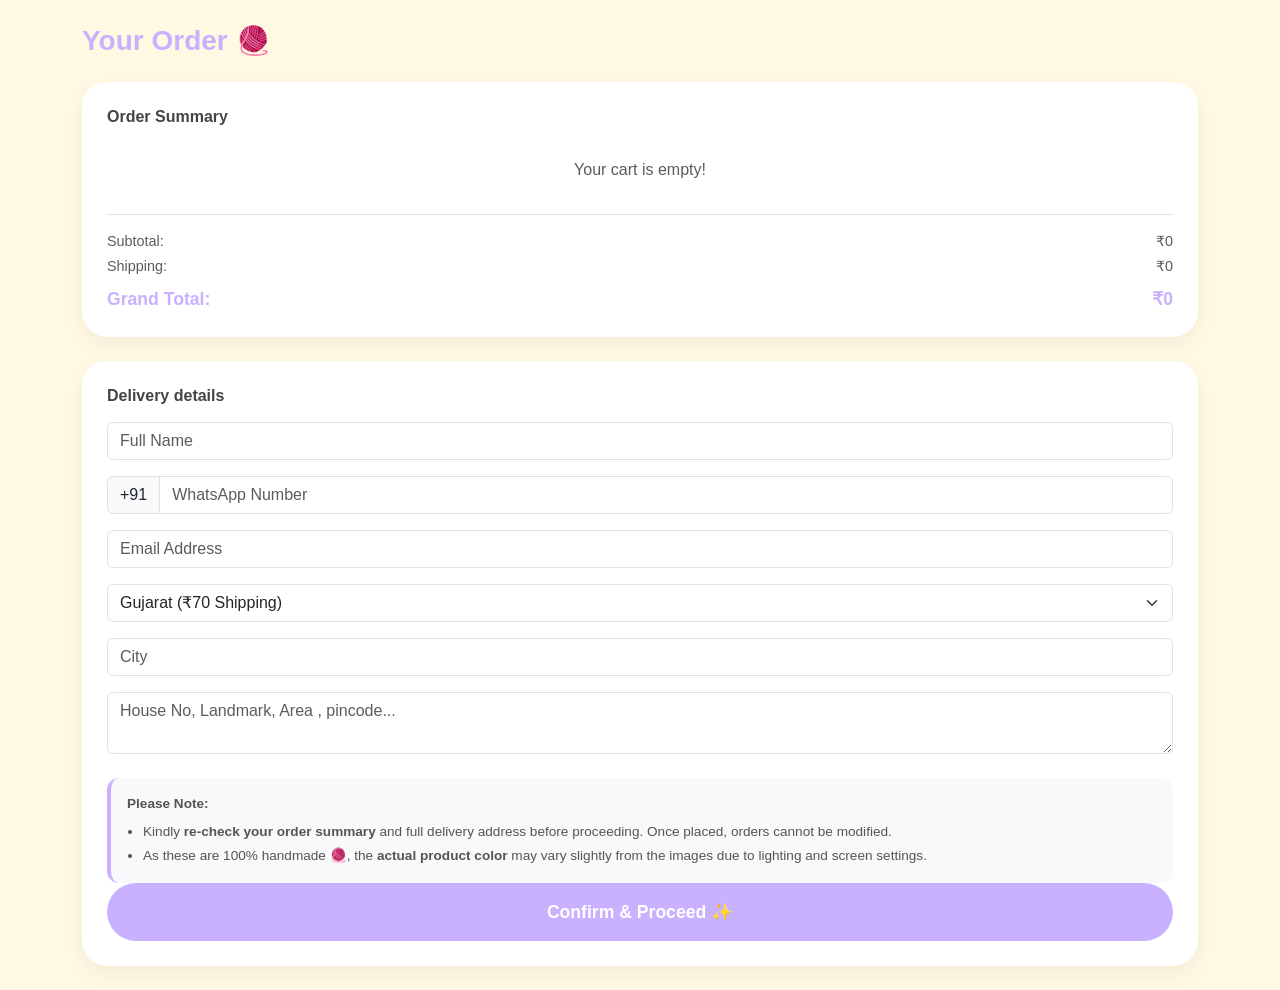
<file: cart.html>
<!DOCTYPE html>
<html lang="en">
<head>
    <meta charset="UTF-8">
    <meta name="viewport" content="width=device-width, initial-scale=1.0">
    <meta name="color-scheme" content="light">
    <title>Cart | Nifty Knots 🧶</title>
    <link href="https://cdn.jsdelivr.net/npm/bootstrap@5.3.0/dist/css/bootstrap.min.css" rel="stylesheet">
    <link rel="stylesheet" href="https://cdnjs.cloudflare.com/ajax/libs/font-awesome/6.0.0/css/all.min.css">
    <style>
        :root { color-scheme: light !important; }
        body { background-color: #FFF9E3 !important; font-family: 'Quicksand', sans-serif; color: #444 !important; }
        .glass-card { background: white; border-radius: 25px; padding: 25px; box-shadow: 0 8px 20px rgba(0,0,0,0.05); border: none; }
        .btn-confirm { background: #C9B1FF; color: white; border-radius: 50px; font-weight: bold; padding: 16px; width: 100%; border: none; font-size: 1.1rem; }
        .item-row { display: flex; justify-content: space-between; align-items: center; margin-bottom: 12px; font-size: 0.95rem; }
        .delete-btn { color: #ff6b6b; cursor: pointer; margin-left: 15px; font-size: 1.1rem; }
    </style>
</head>
<body>

<div class="container py-4">
    <h3 class="fw-bold mb-4" style="color: #C9B1FF;">Your Order 🧶</h3>

    <div class="glass-card mb-4">
        <h6 class="fw-bold mb-3">Order Summary</h6>
        <div id="cart-list"></div>
        
        <div class="border-top pt-3 mt-2" style="font-size: 0.9rem;">
            <div class="d-flex justify-content-between text-muted mb-1">
                <span>Subtotal:</span>
                <span id="subtotal-val">₹0</span>
            </div>
            <div class="d-flex justify-content-between text-muted mb-2">
                <span id="shipping-label">Shipping:</span>
                <span id="shipping-val">₹0</span>
            </div>
            <div class="d-flex justify-content-between fw-bold" style="font-size: 1.1rem; color: #C9B1FF;">
                <span>Grand Total:</span>
                <span id="final-total">₹0</span>
            </div>
        </div>
    </div>

    <div class="glass-card">
        <h6 class="fw-bold mb-3">Delivery details</h6>
        <form id="orderForm">
            <input type="text" name="name" class="form-control mb-3" placeholder="Full Name" required>
            <div class="input-group mb-3">
                <span class="input-group-text">+91</span>
                <input type="tel" name="phone" class="form-control" placeholder="WhatsApp Number" required>
            </div>
            <input type="email" name="email" class="form-control mb-3" placeholder="Email Address" required>
            
            <select name="state" id="stateSelect" class="form-select mb-3" onchange="calcTotal()" required>
                <option value="Gujarat">Gujarat (₹70 Shipping)</option>
                <option value="Other">Outside Gujarat (₹90 Shipping)</option>
            </select>

            <input type="text" name="city" id="cityInput" class="form-control mb-3" placeholder="City" oninput="calcTotal()" required>
            <textarea name="address" id="addressInput" class="form-control mb-4" placeholder="House No, Landmark, Area , pincode..." oninput="calcTotal()" required></textarea>

            <div class="mt-4 p-3" style="background-color: #f8f9fa; border-radius: 12px; border-left: 4px solid #C9B1FF; font-size: 0.85rem; color: #555;">
                <p class="mb-2"><strong>Please Note:</strong></p>
                <ul class="ps-3 mb-0">
                    <li class="mb-1">Kindly <b>re-check your order summary</b> and full delivery address before proceeding. Once placed, orders cannot be modified.</li>
                    <li>As these are 100% handmade 🧶, the <b>actual product color</b> may vary slightly from the images due to lighting and screen settings.</li>
                </ul>
            </div>
            
            <button type="submit" id="submitBtn" class="btn-confirm">Confirm & Proceed ✨</button>
        </form>
    </div>
</div>

<script>
    const cartKey = 'cart'; 

    function loadCart() {
        const cart = JSON.parse(localStorage.getItem(cartKey)) || [];
        const container = document.getElementById('cart-list');
        
        if (cart.length === 0) {
            container.innerHTML = "<p class='text-center text-muted py-3'>Your cart is empty!</p>";
            document.getElementById('final-total').innerText = "₹0";
            return;
        }

        container.innerHTML = cart.map((item, index) => `
            <div class="item-row">
                <div>
                    <span class="fw-bold">${item.name}</span><br>
                    <small class="text-muted">₹${item.price} x ${item.qty}</small>
                </div>
                <div class="d-flex align-items-center">
                    <span class="fw-bold">₹${item.price * item.qty}</span>
                    <i class="fa-solid fa-trash-can delete-btn" onclick="removeItem(${index})"></i>
                </div>
            </div>
        `).join('');
        calcTotal();
    }

    function removeItem(index) {
        let cart = JSON.parse(localStorage.getItem(cartKey)) || [];
        cart.splice(index, 1);
        localStorage.setItem(cartKey, JSON.stringify(cart));
        loadCart();
    }

    function calcTotal() {
    const cart = JSON.parse(localStorage.getItem(cartKey)) || [];
    const subtotal = cart.reduce((s, i) => s + (i.price * i.qty), 0);
    
    if(subtotal === 0) {
        document.getElementById('subtotal-val').innerText = "₹0";
        document.getElementById('shipping-val').innerText = "₹0";
        document.getElementById('final-total').innerText = "₹0";
        return 0;
    }

    const state = document.getElementById('stateSelect').value;
    const city = document.getElementById('cityInput').value.toLowerCase();
    const address = document.getElementById('addressInput').value.toLowerCase();
    
    // Default Shipping
    let shipping = (state === "Gujarat") ? 70 : 90;
    let shippingLabel = `Shipping (${state}):`;

    // 📍 FREE LOCAL DELIVERY CHECK
    // This looks for these words in the City or Address fields
    const localAreas = ['new ranip', 'ranip', 'gota', 'chandlodiya', 'chenpur', 'jagatpur'];
    
    // Check if the customer mentioned a local area
    const isLocal = localAreas.some(area => city.includes(area) || address.includes(area));

    if (isLocal) {
        shipping = 0;
        shippingLabel = "Shipping (Local Free Delivery) ✨:";
    }

    const total = subtotal + shipping;

    // Update the UI
    document.getElementById('subtotal-val').innerText = "₹" + subtotal;
    document.getElementById('shipping-label').innerText = shippingLabel;
    document.getElementById('shipping-val').innerText = "₹" + shipping;
    document.getElementById('final-total').innerText = "₹" + total;

    return total;
}

    document.getElementById('orderForm').onsubmit = function(e) {
        e.preventDefault();
        const btn = document.getElementById('submitBtn');
        btn.disabled = true;
        btn.innerText = "Saving Order...";

        const cart = JSON.parse(localStorage.getItem(cartKey)) || [];
        const total = calcTotal();
        const formData = new FormData(this);
        const data = Object.fromEntries(formData);
        
        data.total = total;
        data.items = cart.map(i => `${i.name}(${i.qty})`).join(', ');
        data.full_address = `${data.address}, ${data.city}, ${data.state}`;

        // UPDATED URL
        fetch('https://script.google.com/macros/s/AKfycbxh2H-50dBWSo_8YI0vvmkj2CPpKSfpwOeVU7urciKh40V0s3lPlgvMseR9uskxftTG/exec', {
            method: 'POST',
            mode: 'no-cors',
            body: JSON.stringify(data)
        }).then(() => {
            alert("Order placed! Sending to payment...");
            window.location.href = `payment.html?amt=${total}`;
        }).catch(() => {
            btn.disabled = false;
            btn.innerText = "Confirm & Proceed ✨";
        });
    };

    window.onload = loadCart;
</script>
</body>
</html>
</file>
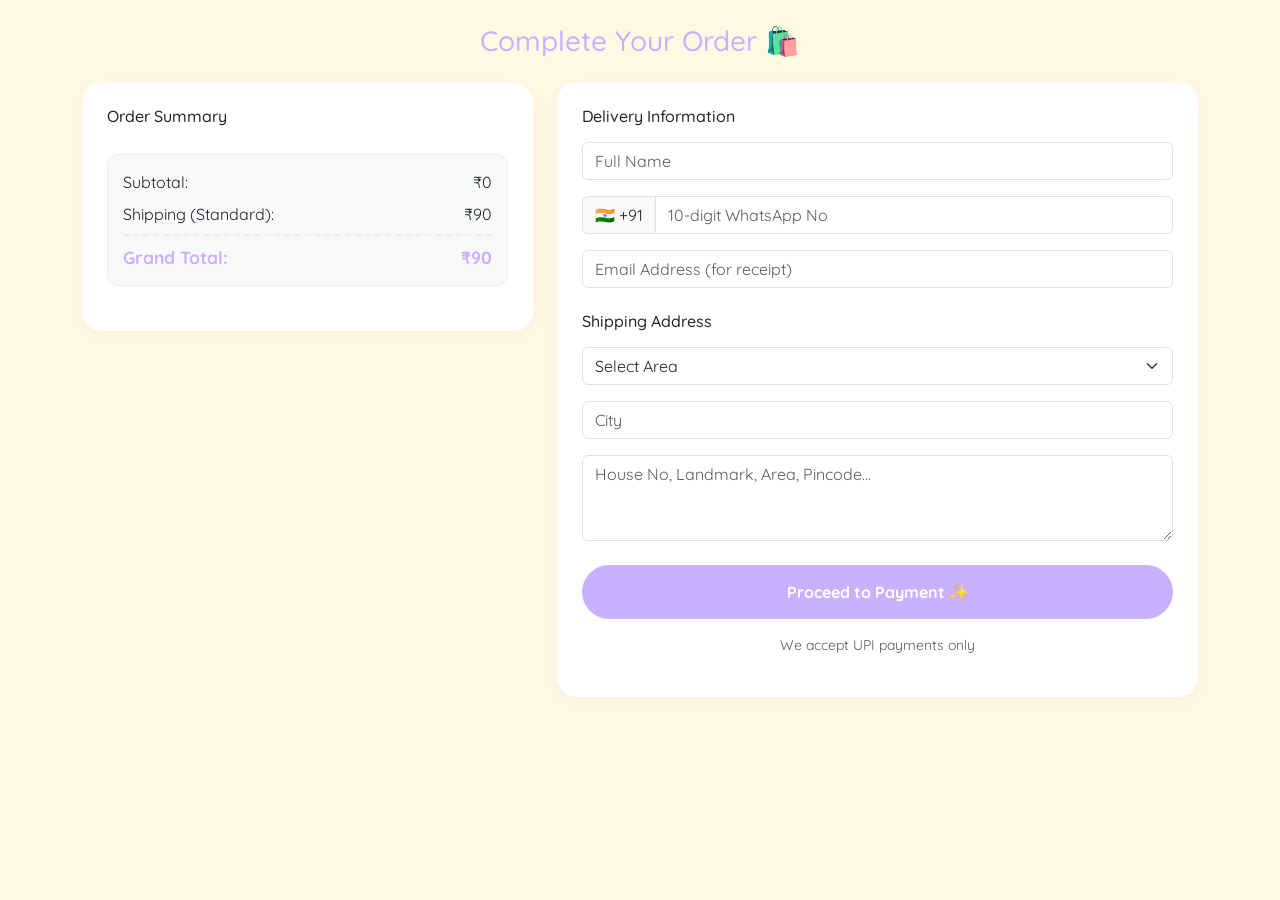
<file: checkout.html>
<!DOCTYPE html>
<html lang="en">
<head>
    <meta charset="UTF-8">
    <meta name="viewport" content="width=device-width, initial-scale=1.0">
    <meta name="color-scheme" content="light">
    <title>Checkout | Nifty Knots 🧶</title>
    <link href="https://cdn.jsdelivr.net/npm/bootstrap@5.3.0/dist/css/bootstrap.min.css" rel="stylesheet">
    <link href="https://fonts.googleapis.com/css2?family=Quicksand:wght@400;600&display=swap" rel="stylesheet">
    <style>
        body { background-color: #FFF9E3; font-family: 'Quicksand', sans-serif; }
        .checkout-card { border: none; border-radius: 20px; background: white; padding: 25px; box-shadow: 0 4px 15px rgba(0,0,0,0.03); }
        .total-box { background: #f8f9fa; border-radius: 12px; padding: 15px; margin: 20px 0; border: 1px solid #eee; }
        .total-row { font-weight: bold; font-size: 1.1rem; color: #C9B1FF; border-top: 2px dashed #eee; padding-top: 10px; }
        .btn-confirm { background: #C9B1FF; color: white; border-radius: 50px; font-weight: bold; padding: 15px; border: none; width: 100%; transition: 0.3s; }
        .btn-confirm:hover { background: #b59ae6; transform: translateY(-2px); }
    </style>
</head>
<body>

<div class="container py-4">
    <h3 class="text-center mb-4" style="color: #C9B1FF;">Complete Your Order 🛍️</h3>
    
    <div class="row g-4">
        <div class="col-md-5">
            <div class="checkout-card mb-4">
                <h6>Order Summary</h6>
                <div id="cart-items-list" class="small text-muted mb-3" style="max-height: 200px; overflow-y: auto;"></div>
                
                <div class="total-box">
                    <div class="d-flex justify-content-between mb-2"><span>Subtotal:</span><span id="subtotal">₹0</span></div>
                    <div class="d-flex justify-content-between mb-2"><span id="ship-label">Shipping (Standard):</span><span id="shipping-fee">₹0</span></div>
                    <div class="d-flex justify-content-between total-row pt-2"><span>Grand Total:</span><span id="grand-total">₹0</span></div>
                </div>
            </div>
        </div>

        <div class="col-md-7">
            <div class="checkout-card">
                <form id="orderForm">
                    <h6 class="mb-3">Delivery Information</h6>
                    <input type="text" name="name" class="form-control mb-3" placeholder="Full Name" required>
                    <div class="input-group mb-3">
                        <span class="input-group-text bg-light">🇮🇳 +91</span>
                        <input type="tel" name="phone" class="form-control" placeholder="10-digit WhatsApp No" pattern="[0-9]{10}" required>
                    </div>
                    <input type="email" name="email" class="form-control mb-3" placeholder="Email Address (for receipt)" required>
                    
                    <h6 class="mb-3 mt-4">Shipping Address</h6>
                    <select name="state" id="custState" class="form-select mb-3" onchange="calculateShipping()" required>
                        <option value="" disabled selected>Select Area</option>
                        <option value="Gujarat">Gujarat (Standard)</option>
                        <option value="Other">Other State (India)</option>
                    </select>
                    <input type="text" name="city" id="custCity" class="form-control mb-3" placeholder="City" oninput="calculateShipping()" required>
                    <textarea name="address" id="custAddress" class="form-control mb-4" rows="3" placeholder="House No, Landmark, Area, Pincode..." oninput="calculateShipping()" required></textarea>

                    <button type="submit" id="submitBtn" class="btn-confirm">Proceed to Payment ✨</button>
                    <p class="text-center text-muted mt-3 small">We accept UPI payments only</p>
                </form>
            </div>
        </div>
    </div>
</div>

<script>
    const cartKey = 'cart'; // MATCHED WITH CART.HTML

    (function() {
        const form = document.getElementById('orderForm');
        window.addEventListener('load', loadCartAndShipping);

        if (form) {
            form.addEventListener('submit', function(e) {
                e.preventDefault();
                const btn = document.getElementById('submitBtn');
                btn.disabled = true;
                btn.innerText = "Processing...";

                const totals = calculateShipping();
                const formData = new FormData(this);
                const data = Object.fromEntries(formData);
                
                data.full_address = `${data.address}, ${data.city}, ${data.state}`;
                const cart = JSON.parse(localStorage.getItem(cartKey)) || [];
                
                data.items = cart.map(i => `${i.name}(${i.qty})`).join(', ');
                data.total = totals.total;

                // CORRECTED URL
                const sheetURL = "https://script.google.com/macros/s/AKfycbxh2H-50dBWSo_8YI0vvmkj2CPpKSfpwOeVU7urciKh40V0s3lPlgvMseR9uskxftTG/exec";
                
                fetch(sheetURL, {
                    method: 'POST',
                    mode: 'no-cors',
                    body: JSON.stringify(data)
                }).then(() => {
                    localStorage.removeItem(cartKey);
                    alert("Order recorded! Redirecting to payment...");
                    window.location.href = `payment.html?amt=${totals.total}`;
                }).catch(err => {
                    btn.disabled = false;
                    btn.innerText = "Proceed to Payment ✨";
                });
            });
        }
    })();

    function calculateShipping() {
        const state = document.getElementById('custState').value;
        const address = document.getElementById('custAddress').value.toLowerCase();
        const city = document.getElementById('custCity').value.toLowerCase();
        
        let shipFee = (state === "Gujarat") ? 70 : 90;
        const localAreas = ['new ranip', 'ranip', 'gota', 'chandlodiya', 'chenpur'];
        if (localAreas.some(area => address.includes(area) || city.includes(area))) { shipFee = 0; }

        const cart = JSON.parse(localStorage.getItem(cartKey)) || [];
        const subVal = cart.reduce((sum, item) => sum + (item.price * item.qty), 0);
        
        document.getElementById('subtotal').innerText = "₹" + subVal;
        document.getElementById('shipping-fee').innerText = "₹" + shipFee;
        document.getElementById('grand-total').innerText = "₹" + (subVal + shipFee);
        
        return { subtotal: subVal, total: subVal + shipFee };
    }

    function loadCartAndShipping() {
        const cart = JSON.parse(localStorage.getItem(cartKey)) || [];
        document.getElementById('cart-items-list').innerHTML = cart.map(item => `
            <div class="d-flex justify-content-between mb-1">
                <span>${item.name} (x${item.qty})</span>
                <span>₹${item.price * item.qty}</span>
            </div>
        `).join('');
        calculateShipping();
    }
</script>
</body>
</html>
</file>
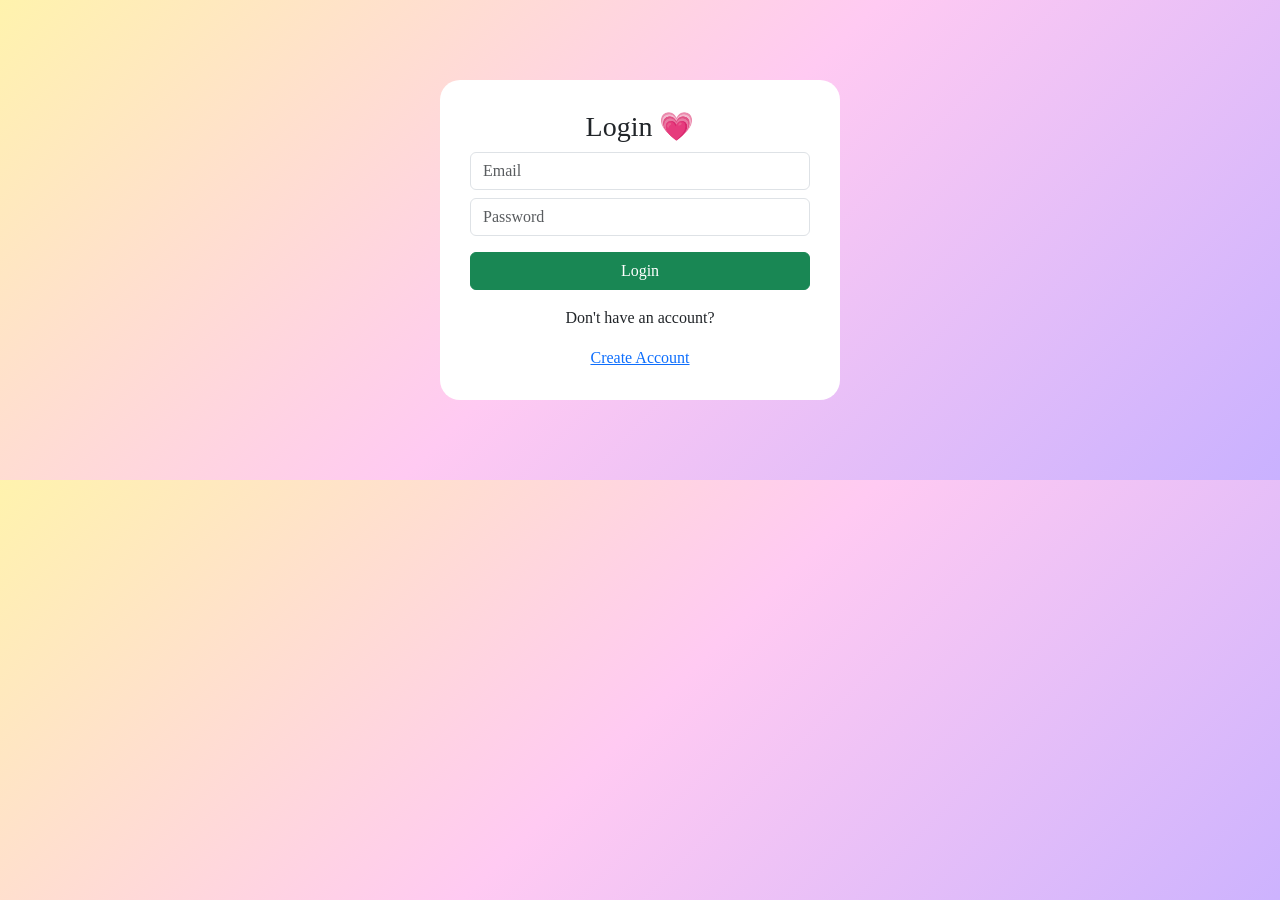
<file: login.html>
<!DOCTYPE html>
<html>
<head>
<title>Login</title>
<link href="https://cdn.jsdelivr.net/npm/bootstrap@5.3.0/dist/css/bootstrap.min.css" rel="stylesheet">

<style>
body{
background: linear-gradient(135deg,#FFF3AD,#FFCAF2,#C9B1FF);
font-family:'Quicksand';
}

.box{
max-width:400px;
margin:80px auto;
background:white;
padding:30px;
border-radius:20px;
text-align:center;
}
</style>
</head>

<body>

<div class="box">

<h3>Login 💗</h3>

<input type="email" id="email" class="form-control mb-2" placeholder="Email">
<input type="password" id="password" class="form-control mb-3" placeholder="Password">

<button class="btn btn-success w-100" onclick="login()">Login</button>

<p class="mt-3">Don't have an account?</p>
<a href="signup.html">Create Account</a>

</div>

<script>

function login(){

let email=document.getElementById("email").value;
let password=document.getElementById("password").value;

let users=JSON.parse(localStorage.getItem("users"))||[];

let user=users.find(u=>u.email===email && u.password===password);

if(user){
localStorage.setItem("currentUser", JSON.stringify(user));
alert("Login successful 💖");
window.location.href="nkwebsite.html";
}else{
alert("Invalid details ❌");
}

}

</script>

</body>
</html>
</file>
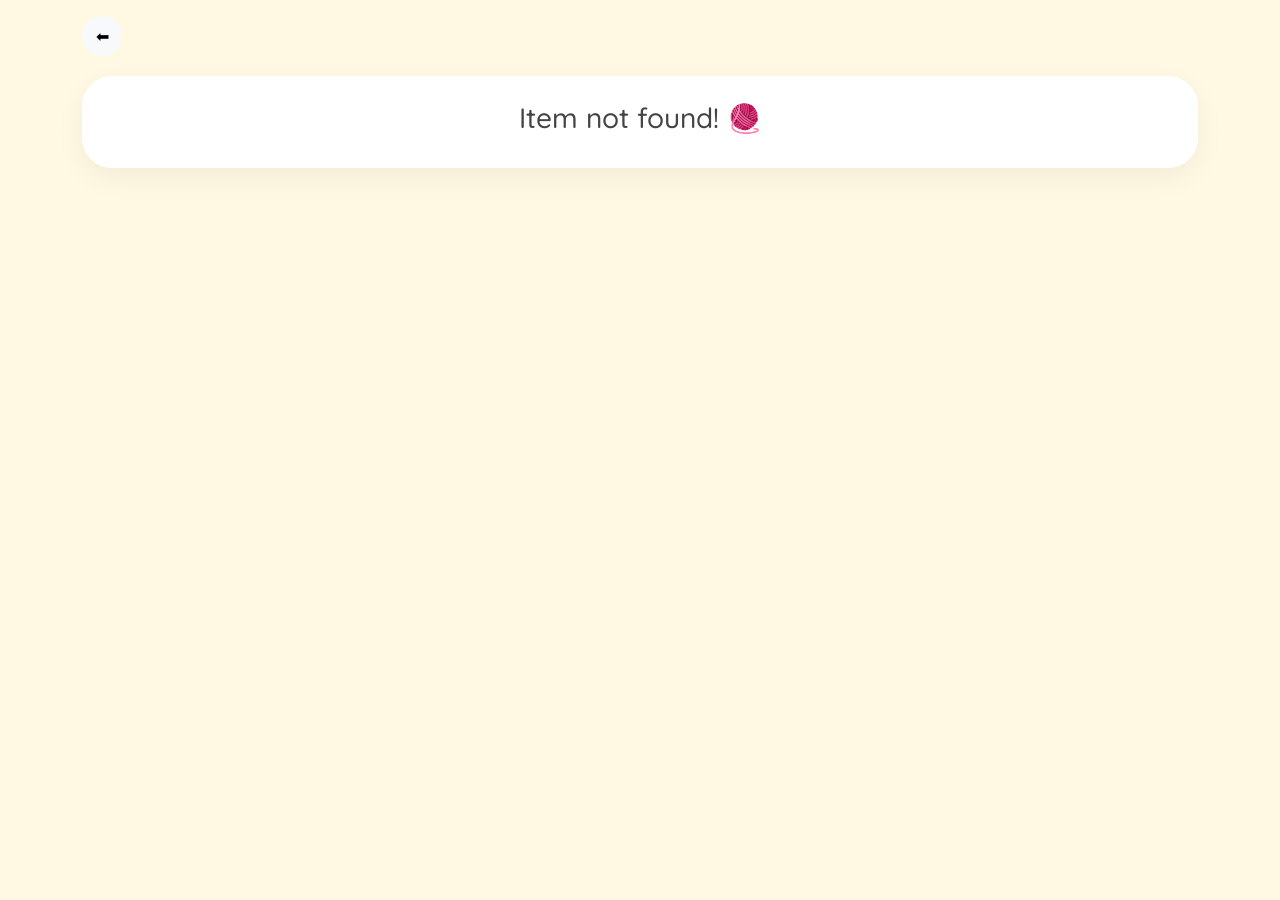
<file: product.html>
<!DOCTYPE html>
<html lang="en">
<head>
    <meta charset="UTF-8">
    <meta name="viewport" content="width=device-width, initial-scale=1.0">
    <meta name="color-scheme" content="light">
    <title>Product Details | Nifty Knots 🧶</title>
    <link href="https://cdn.jsdelivr.net/npm/bootstrap@5.3.0/dist/css/bootstrap.min.css" rel="stylesheet">
    <link href="https://fonts.googleapis.com/css2?family=Quicksand:wght@400;600&display=swap" rel="stylesheet">
    <style>
        :root { color-scheme: light !important; }
        body { background-color: #FFF9E3 !important; font-family: 'Quicksand', sans-serif; color: #444 !important; }
        .product-container { background: white; border-radius: 30px; padding: 25px; margin-top: 20px; box-shadow: 0 10px 30px rgba(0,0,0,0.05); }
        .back-btn { background: #f8f9fa; border: none; border-radius: 50%; width: 40px; height: 40px; display: flex; align-items: center; justify-content: center; cursor: pointer; margin-bottom: 10px; transition: 0.3s; }
        .back-btn:hover { background: #C9B1FF; color: white; }
        .main-img { border-radius: 20px; width: 100%; height: auto; max-height: 400px; object-fit: cover; box-shadow: 0 5px 15px rgba(0,0,0,0.1); }
        .price-tag { color: #C9B1FF; font-size: 1.8rem; font-weight: bold; margin: 15px 0; }
        .qty-box { display: flex; align-items: center; gap: 15px; background: #f8f9fa; border-radius: 50px; padding: 8px 20px; width: fit-content; }
        .qty-btn { border: none; background: none; font-size: 1.5rem; font-weight: bold; color: #C9B1FF; cursor: pointer; }
        .btn-add { background: #C9B1FF; color: white; border: none; border-radius: 50px; padding: 16px; width: 100%; font-weight: bold; font-size: 1.2rem; transition: 0.3s; margin-top: 20px; }
        .btn-add:hover { background: #b59ae6; transform: translateY(-2px); box-shadow: 0 5px 15px rgba(201, 177, 255, 0.4); }
        .product-cat { text-transform: uppercase; font-size: 0.8rem; letter-spacing: 1px; color: #888; font-weight: bold; }
    </style>
</head>
<body>

<div class="container py-3">
    <button class="back-btn" onclick="window.location.href='index.html'">⬅</button>
    
    <div class="product-container" id="product-content">
        </div>
</div>

<script>
    // THE OFFICIAL NIFTY KNOTS CATALOG
    const products = [
        // 🌼 KEYCHAINS
        { id: "k1", cat: "Keychains", name: "Red Pearl Flower", price: 50, img: "red_pearl.png", desc: "Handmade pearl flower keychain." },
        { id: "k2", cat: "Keychains", name: "Berrypink Pearl Flower", price: 50, img: "berrypink_pearl.png", desc: "Handmade pearl flower keychain." },
        { id: "k3", cat: "Keychains", name: "Pink Daisy", price: 60, img: "pink_daisy_Keychain.png", desc: "Pink daisy flower keychain." },
        { id: "k4", cat: "Keychains", name: "White Daisy", price: 60, img: "white_daisy_Keychain.png", desc: "White daisy flower keychain." },
        { id: "k5", cat: "Keychains", name: "lavender Daisy", price: 60, img: "lavender_daisy_Keychain.png", desc: "lavender daisy flower keychain." },
        { id: "k6", cat: "Keychains", name: "coral Daisy", price: 60, img: "coral_daisy_keychain.png", desc: "coral daisy flower keychain." },
        { id: "k7", cat: "Keychains", name: "Sunflower", price: 60, img: "sunflower_Keychain.png", desc: "Bright sunflower keychain." },
        { id: "k8", cat: "Keychains", name: "White Bow", price: 80, img: "white_bow_keychain.png", desc: "White Bow Keychain" },
        { id: "k9", cat: "Keychains", name: "Lavender Bow ", price: 80, img: "lavender_bow_keychain.png", desc: "Lavender Bow keychain." },
        { id: "k10", cat: "Keychains", name: "Sky Blue Bow ", price: 80, img: "Skyblue_bow_keychain.png", desc: "Sky Blue Bow keychain." },


        // 👜 PURSE / POUCHES
        { id: "p1", cat: "Purse/Pouch", name: "Rose Pink Mobile Cover", price: 200, img: "pink_mobilecover_crossbody_purse.png", desc: "Cross body crochet mobile cover." },
        { id: "p2", cat: "Purse/Pouch", name: "Blue Mobile Cover", price: 200, img: "blue_mobilecover_crossbody_purse.png", desc: "Cross body crochet mobile cover." },
        { id: "p3", cat: "Purse/Pouch", name: "Purple Mobile Cover", price: 200, img: "purple_mobilecover_crossbody_purse.png", desc: "Cross body crochet mobile cover." },
        { id: "p4", cat: "Purse/Pouch", name: "Unicorn Purse", price: 250, img: "Unicorn_crossbody_purse.png", desc: "Handmade unicorn shades Granny square purse." },
        { id: "p5", cat: "Purse/Pouch", name: "Pink Purse", price: 250, img: "rosepink_crossbody_purse.png", desc: "Handmade pink colours Granny square purse." },
        { id: "p6", cat: "Purse/Pouch", name: "Yellow Purse", price: 250, img: "yellow_crossbody_purse.png", desc: "Handmade yellow colours Granny square purse." },
        { id: "p7", cat: "Purse/Pouch", name: "Green Bow Purse", price: 300, img: "green_bow_purse.png", desc: "Elegant green bow cross body purse." },
        { id: "p8", cat: "Purse/Pouch", name: "Pink Bow Purse", price: 400, img: "lightpink_bow_purse.png", desc: "Elegant pink bow cross body purse." },
        { id: "p9", cat: "Purse/Pouch", name: "Green Potli Pouch", price: 150, img: "mini_potli_pouch.png", desc: "Small handmade potli pouch." },
        { id: "p10", cat: "Purse/Pouch", name: "Cream Potli Pouch", price: 150, img: "cream&maron_potli_pouch.png", desc: "Small handmade cream & maroon potli pouch." },
        { id: "p11", cat: "Purse/Pouch", name: "Pink Potli Pouch", price: 150, img: "offwhite&lightpink_potli_pouch.png", desc: "Small handmade cream & maroon potli pouch." },
        { id: "p12", cat: "Purse/Pouch", name: "Lavender Mini Purse", price: 150, img: "lavender_mini_purse.png", desc: "Small mini purse for cards , keychains , etc ." },
        { id: "p13", cat: "Purse/Pouch", name: "Rose Flower Bouquet Bag ", price: 800, img: "rose_flower_bouquet_purse.png", desc: "Rose bouquet bag to make your indian outfit pinterest worthy " },


        // 🧸 SOFT TOYS
        { id: "s1", cat: "Soft Toy", name: "Pink Rabbit", price: 190, img: "pink_mini_rabbit_soft_toy.png", desc: "Cute handmade pink rabbit soft toy." },
        { id: "s2", cat: "Soft Toy", name: "Blue Rabbit", price: 150, img: "blue_mini_rabbit_soft_toy.png", desc: "Cute handmade blue rabbit soft toy." },
       
        
        // 🖼️ SHOWPIECES
        { id: "s3_show", cat: "Showpieces", name: "Pink Rose Photo Frame", price: 350, img: "rose_flower_photo_frame.png", desc: "Handmade rose flower photo frame." },
        { id: "s4_show", cat: "Showpieces", name: "Crochet Heart Wallhanging", price: 300, img: "rose_heartshape_wallhanging.png", desc: "Crochet Heart Wallhanging." },
        { id: "s5_show", cat: "Showpieces", name: "Daisy Flower Car Charm", price: 100, img: "daisyflower_carcharm.png", desc: "Daisy Flower Car Charm" },
        { id: "s6_show", cat: "Showpieces", name: "Sunflower Car Charm", price: 100, img: "sunflower_carcharm.png", desc: "Daisy Flower Car Charm" },
        { id: "s7_show", cat: "Showpieces", name: "Evil Eye Car Charm", price: 100, img: "evileye_carcharm.png", desc: "Evil Eye Car Charm" },


        // 🌹 FLOWERS
        { id: "f1", cat: "Flowers", name: "Pink Rose Pot", price: 200, img: "rosepink_flowerpot.png", desc: "Handmade pink rose flower pot." },
        { id: "f2", cat: "Flowers", name: "Yellow Rose Pot", price: 200, img: "yellowrose_flowerpot.png", desc: "Handmade yellow rose flower pot." },
        { id: "f3", cat: "Flowers", name: "Coral Rose Pot", price: 200, img: "coralrose_flowerpot.png", desc: "Handmade coral rose flower pot." },
        { id: "f4", cat: "Flowers", name: "Single Rose Flower Bouquet", price: 180 , img: "single_rose_bouquet.png", desc: "Handmade Single rose flower bouquet." }, 
        { id: "f5", cat: "Flowers", name: "Rose Flower Bouquet", price: 350, img: "rose_flower_bouquet.png", desc: "Handmade rose flower bouquet." }, 
        // 🎀 HAIR ACCESSORIES
        { id: "h1", cat: "Hair Accessories", name: "Red Scrunchie", price: 50, img: "red_scrunchie.png", desc: "Simple handmade red scrunchie." },
        { id: "h2", cat: "Hair Accessories", name: "Yellow Scrunchie", price: 50, img: "yellow_scrunchie.png", desc: "Simple handmade Yellow scrunchie." },
        { id: "h3", cat: "Hair Accessories", name: "White Scrunchie", price: 50, img: "white_scrunchie.png", desc: "Simple handmade white scrunchie." },
        { id: "h4", cat: "Hair Accessories", name: "Light Blue Scrunchie", price: 50, img: "lblue_scrunchie.png", desc: "Simple handmade light blue scrunchie." },
        { id: "h5", cat: "Hair Accessories", name: "Light Pink Scrunchie", price: 50, img: "lightpink_scrunchie.png", desc: "Simple handmade light pink scrunchie." },
        { id: "h6", cat: "Hair Accessories", name: "Dark Blue Scrunchie", price: 50, img: "darkblue_scrunchie.png", desc: "Simple handmade dark blue scrunchie." },
        { id: "h7", cat: "Hair Accessories", name: "Pista Scrunchie", price: 50, img: "pista_scrunchie.png", desc: "Simple handmade pista green scrunchie." },
        { id: "h8", cat: "Hair Accessories", name: "Unicorn Double", price: 100, img: "unicorn_double.png", desc: "Double color unicorn shaded scrunchie." },
        { id: "h9", cat: "Hair Accessories", name: "Rose pink & Offwhite Scrunchie", price: 100, img: "rose_white_double.png", desc: "Rose pink & Offwhite Scrunchie ." },
        { id: "h10", cat: "Hair Accessories", name: "Brown & Offwhite Scrunchie", price: 100, img: "brown_offwhite_double.png", desc: "Brown & Offwhite Scrunchie ." },
        { id: "h11", cat: "Hair Accessories", name: "Green & Offwhite Scrunchie", price: 100, img: "green_white_double.png", desc: "Green & Offwhite Scrunchie ." },
        { id: "h12", cat: "Hair Accessories", name: "Light purple & Offwhite Scrunchie", price: 100, img: "purple_white_double.png", desc: "light purple & Offwhite Scrunchie ." },
        { id: "h13", cat: "Hair Accessories", name: "Coral & Offwhite Scrunchie", price: 100, img: "coral_white_double.png", desc: "Coral & white Scrunchie." },
        { id: "h14", cat: "Hair Accessories", name: "Berrypink & Offwhite Scrunchie", price: 100, img: "berrypink_white_double.png", desc: "Berrypink  & white Scrunchie." },
        { id: "h15", cat: "Hair Accessories", name: "Green Triple Layer", price: 100, img: "green_triple.png", desc: "Triple layer green & white scrunchie." },
        { id: "h16", cat: "Hair Accessories", name: "Brown Flower Clip", price: 25, img: "brown_flower_clip.png", desc: "Handmade brown flower hair clip." },
        { id: "h17", cat: "Hair Accessories", name: "Cream Flower Clip", price: 25, img: "cream_flower_clip.png", desc: "Handmade Cream flower hair clip." },
        { id: "h18", cat: "Hair Accessories", name: "Offwhite Flower Clip", price: 25, img: "offwhite_flower_clip.png", desc: "Handmade offwhite flower hair clip." },
        { id: "h19", cat: "Hair Accessories", name: "Light blue Flower Clip", price: 25, img: "lblue_flower_clip.png", desc: "Handmade light blue flower hair clip." },
        { id: "h20", cat: "Hair Accessories", name: "Purple Flower Clip", price: 25, img: "purple_flower_clip.png", desc: "Handmade Purple flower hair clip." },
        { id: "h21", cat: "Hair Accessories", name: "Red Flower Clip", price: 25, img: "red_flower_clip.png", desc: "Handmade red flower hair clip." },
        { id: "h22", cat: "Hair Accessories", name: "Dark Green Band", price: 100, img: "dark_green_hair_band.png", desc: "Handmade dark green with tiny flowers hair band." },
        { id: "h23", cat: "Hair Accessories", name: "Offwhite Band", price: 100, img: "offwhite_hair_band.png", desc: "Handmade offwhite with tiny flowers hair band." },
        { id: "h24", cat: "Hair Accessories", name: "Brown Band", price: 100, img: "brown_hair_band.png", desc: "Handmade Brown tiny with flowers hair band." }
    ];

    const urlParams = new URLSearchParams(window.location.search);
    const productId = urlParams.get('id');
    const product = products.find(p => p.id === productId);

    function renderProduct() {
        const container = document.getElementById('product-content');
        if (!product) {
            container.innerHTML = "<h3 class='text-center'>Item not found! 🧶</h3>";
            return;
        }

        container.innerHTML = `
            <div class="product-cat">${product.cat}</div>
            <img src="${product.img}" class="main-img mt-2 mb-4" onerror="this.src='https://via.placeholder.com/400?text=Product+Image'">
            <h2 class="fw-bold">${product.name}</h2>
            <p class="text-muted">${product.desc}</p>
            <div class="price-tag">₹${product.price}</div>
            
            <div class="d-flex align-items-center justify-content-between my-4">
                <span class="fw-bold">Quantity:</span>
                <div class="qty-box">
                    <button class="qty-btn" onclick="updateQty(-1)">-</button>
                    <span id="qty-val" class="fw-bold">1</span>
                    <button class="qty-btn" onclick="updateQty(1)">+</button>
                </div>
            </div>

            <button class="btn-add" onclick="addToCart()">Add to Cart 🛍️</button>
        `;
    }

    let currentQty = 1;
    function updateQty(val) {
        currentQty = Math.max(1, currentQty + val);
        document.getElementById('qty-val').innerText = currentQty;
    }

    function addToCart() {
        let cart = JSON.parse(localStorage.getItem('cart')) || [];
        const existing = cart.find(i => i.id === product.id);
        
        if (existing) {
            existing.qty += currentQty;
        } else {
            cart.push({
                id: product.id,
                name: product.name,
                price: product.price,
                qty: currentQty,
                img: product.img
            });
        }
        
        localStorage.setItem('cart', JSON.stringify(cart));
        alert("Added to your basket! ✨");
        window.location.href = "cart.html";
    }

    window.onload = renderProduct;
</script>
</body>
</html>
</file>
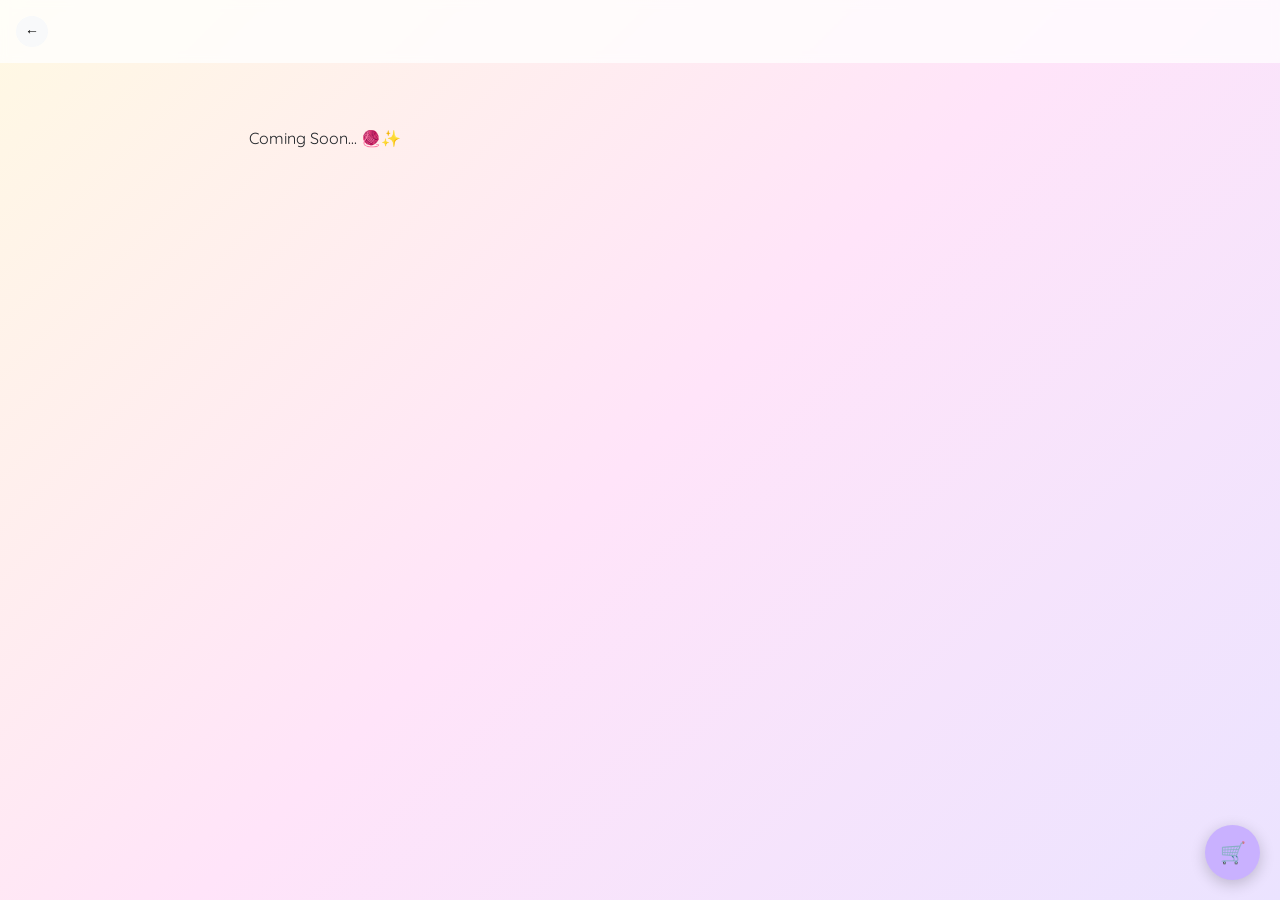
<file: shop.html>
<!DOCTYPE html>
<html lang="en">
<head>
    <meta charset="UTF-8">
    <meta name="viewport" content="width=device-width, initial-scale=1.0">
    <title>Shop | Nifty Knots</title>
    <link href="https://cdn.jsdelivr.net/npm/bootstrap@5.3.0/dist/css/bootstrap.min.css" rel="stylesheet">
    <link href="https://fonts.googleapis.com/css2?family=Quicksand:wght@400;600&display=swap" rel="stylesheet">
    <style>
        body { background: linear-gradient(135deg, #FFF9E3, #FFE4F9, #EBE3FF); font-family: 'Quicksand', sans-serif; min-height: 100vh; }
        .product-grid { display: grid; grid-template-columns: 1fr 1fr; gap: 12px; padding: 15px; }
        .product-card { background: white; border-radius: 15px; padding: 10px; text-align: center; box-shadow: 0 4px 10px rgba(0,0,0,0.05); }
        .product-card img { width: 100%; height: 150px; object-fit: cover; border-radius: 12px; margin-bottom: 8px; }
        .product-name { font-size: 0.85rem; font-weight: 600; margin-bottom: 4px; height: 38px; overflow: hidden; line-height: 1.2; }
        .product-price { color: #C9B1FF; font-weight: bold; font-size: 0.95rem; }
        .add-btn { background: #FFCAF2; border: none; border-radius: 50px; font-size: 0.75rem; padding: 6px 12px; margin-top: 5px; width: 100%; font-weight: 600; }
        .add-btn:active { transform: scale(0.9); background: #f8b3e8; }
        .cart-float { position: fixed; bottom: 20px; right: 20px; background: #C9B1FF; color: white; width: 55px; height: 55px; border-radius: 50%; display: flex; align-items: center; justify-content: center; box-shadow: 0 4px 15px rgba(0,0,0,0.2); text-decoration: none; font-size: 1.3rem; z-index: 1000; }
    </style>
</head>
<body>

<div class="p-3 d-flex align-items-center sticky-top bg-white bg-opacity-75" style="backdrop-filter: blur(5px);">
    <button onclick="location.href='index.html'" class="btn btn-sm btn-light rounded-circle me-3">←</button>
    <h4 id="cat-title" class="m-0" style="color: #6a5acd; font-weight: 600;">Explore</h4>
</div>

<div class="product-grid" id="product-container"></div>
<a href="cart.html" class="cart-float">🛒</a>

<script>
    const allProducts = [
        // Keychains
        { name: "Pearl Flower Keychain", price: 30, img: "pearl_flower.png", cat: "Keychains" },
        { name: "Red Pearl Flower Keychain", price: 30, img: "red_pearl.png", cat: "Keychains" },
        { name: "Off White Pearl Flower", price: 30, img: "white_pearl.png", cat: "Keychains" },
        { name: "Falsa Pearl Flower", price: 30, img: "falsa_pearl.png", cat: "Keychains" },
        { name: "Unicorn Pearl Flower", price: 30, img: "unicorn_pearl.png", cat: "Keychains" },
        { name: "Blue Red Keychain", price: 50, img: "blue_red_key.png", cat: "Keychains" },
        { name: "Red Keychain", price: 50, img: "red_key.png", cat: "Keychains" },
        { name: "Falsa Keychain", price: 50, img: "falsa_key.png", cat: "Keychains" },
        
        // Hair Accessories
        { name: "Red Simple Scrunchie", price: 30, img: "red_scrunchie.png", cat: "Hair" },
        { name: "Dark Simple Scrunchie", price: 30, img: "dark_scrunchie.png", cat: "Hair" },
        { name: "Yellow Simple Scrunchie", price: 30, img: "yellow_scrunchie.png", cat: "Hair" },
        { name: "Light Purple Scrunchie", price: 30, img: "purple_scrunchie.png", cat: "Hair" },
        { name: "Off White Scrunchie", price: 30, img: "white_scrunchie.png", cat: "Hair" },
        { name: "Blue Simple Scrunchie", price: 30, img: "blue_scrunchie.png", cat: "Hair" },
        { name: "Pista Simple Scrunchie", price: 30, img: "pista_scrunchie.png", cat: "Hair" },
        { name: "Light Blue Scrunchie", price: 30, img: "lblue_scrunchie.png", cat: "Hair" },
        { name: "Rose & White Double", price: 60, img: "rose_white_double.png", cat: "Hair" },
        { name: "Green & White Double", price: 60, img: "green_white_double.png", cat: "Hair" },
        { name: "Purple & White Double", price: 60, img: "purple_white_double.png", cat: "Hair" },
        { name: "Pink & White Double", price: 60, img: "pink_white_double.png", cat: "Hair" },
        { name: "Falsa & White Double", price: 60, img: "falsa_white_double.png", cat: "Hair" },
        { name: "Unicorn Double", price: 60, img: "unicorn_double.png", cat: "Hair" },
        { name: "Green Triple Layer", price: 70, img: "green_triple.png", cat: "Hair" },
        { name: "Flower Hair Clip", price: 20, img: "flower_clip.png", cat: "Hair" },
        { name: "Small Bow Pin", price: 20, img: "small_bow.png", cat: "Hair" },
        { name: "Big Bow Pin", price: 30, img: "big_bow.png", cat: "Hair" },
        { name: "Smile Clip Band", price: 40, img: "smile_band.png", cat: "Hair" },
        { name: "Daisy Clutcher", price: 85, img: "daisy_clutcher.png", cat: "Hair" },
        { name: "Flower Hair Band", price: 50, img: "flower_band.png", cat: "Hair" },

        // Purse / Pouches
        { name: "Granny Square Pouch", price: 100, img: "square_pouch.png", cat: "Purse" },
        { name: "Granny Rect Pouch", price: 80, img: "rect_pouch.png", cat: "Purse" },
        { name: "Mini Potli Pouch", price: 40, img: "mini_potli.png", cat: "Purse" },
        { name: "Medium Potli Pouch", price: 60, img: "med_potli.png", cat: "Purse" }
    ];

    const params = new URLSearchParams(window.location.search);
    const selectedCat = params.get('cat');
    document.getElementById('cat-title').innerText = selectedCat;

    const container = document.getElementById('product-container');
    const filtered = allProducts.filter(p => p.cat === selectedCat);

    if(filtered.length === 0) {
        container.innerHTML = "<p class='text-center col-12 py-5'>Coming Soon... 🧶✨</p>";
    } else {
        filtered.forEach(p => {
            container.innerHTML += `
                <div class="product-card">
                    <img src="${p.img}" alt="${p.name}">
                    <div class="product-name">${p.name}</div>
                    <div class="product-price">₹${p.price}</div>
                    <button onclick="addToCart('${p.name}', ${p.price}, '${p.img}')" class="add-btn">Add to Bag</button>
                </div>
            `;
        });
    }

    function addToCart(name, price, img) {
        let cart = JSON.parse(localStorage.getItem("cart")) || [];
        let existing = cart.find(item => item.name === name);
        if(existing) { existing.qty += 1; } else { cart.push({ name, price, img, qty: 1 }); }
        localStorage.setItem("cart", JSON.stringify(cart));
        alert(name + " added! 💖");
    }
</script>
</body>
</html>
</file>
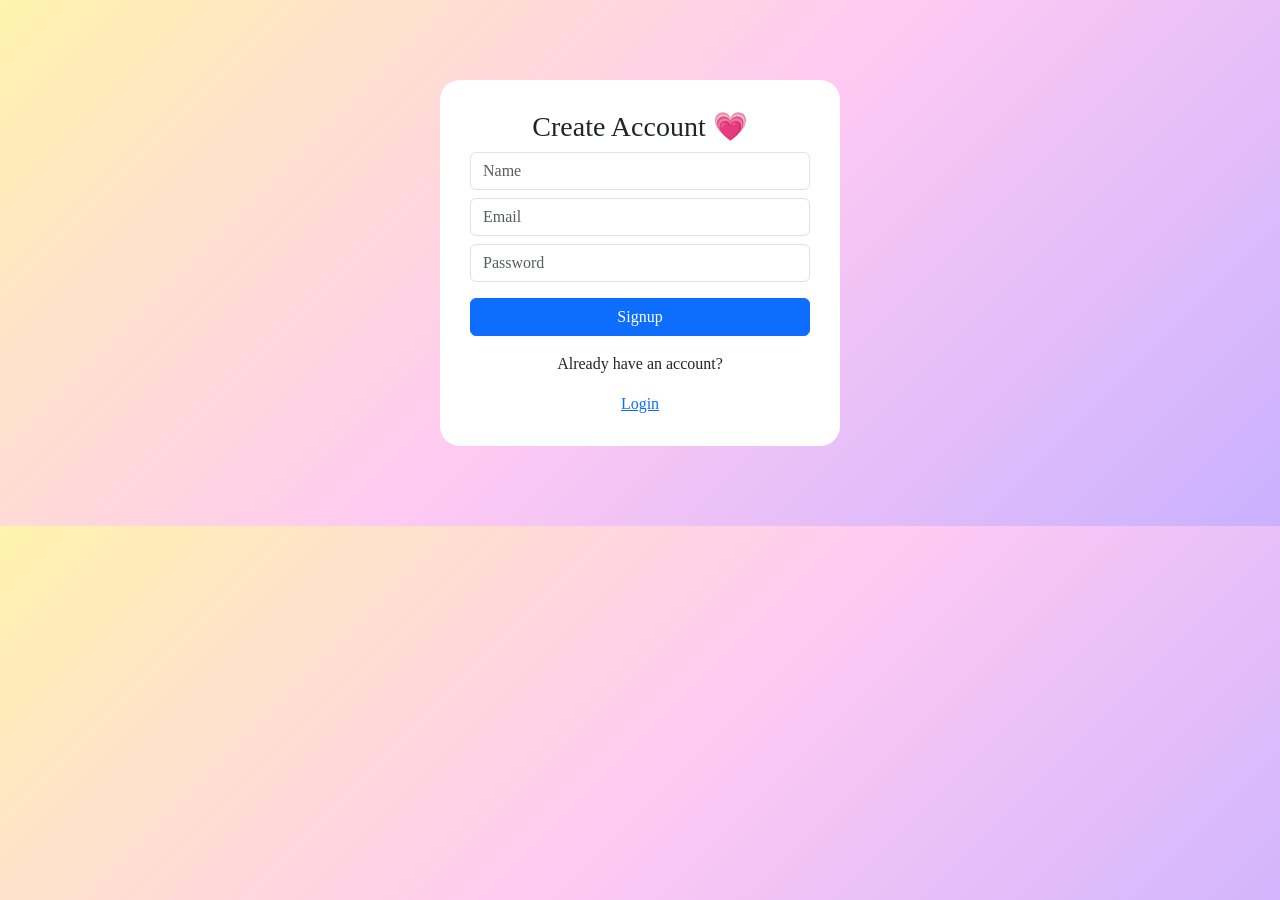
<file: signup.html>
<!DOCTYPE html>
<html>
<head>
<title>Signup</title>
<link href="https://cdn.jsdelivr.net/npm/bootstrap@5.3.0/dist/css/bootstrap.min.css" rel="stylesheet">

<style>
body{
background: linear-gradient(135deg,#FFF3AD,#FFCAF2,#C9B1FF);
font-family:'Quicksand';
}

.box{
max-width:400px;
margin:80px auto;
background:white;
padding:30px;
border-radius:20px;
text-align:center;
}
</style>
</head>

<body>

<div class="box">

<h3>Create Account 💗</h3>

<input type="text" id="name" class="form-control mb-2" placeholder="Name">
<input type="email" id="email" class="form-control mb-2" placeholder="Email">
<input type="password" id="password" class="form-control mb-3" placeholder="Password">

<button class="btn btn-primary w-100" onclick="signup()">Signup</button>

<p class="mt-3">Already have an account?</p>
<a href="login.html">Login</a>

</div>

<script>

function signup(){

let name=document.getElementById("name").value;
let email=document.getElementById("email").value;
let password=document.getElementById("password").value;

let users=JSON.parse(localStorage.getItem("users"))||[];

if(users.find(u=>u.email===email)){
alert("User already exists ❌");
return;
}

users.push({name,email,password});
localStorage.setItem("users", JSON.stringify(users));

alert("Account created 🎉");
window.location.href="login.html";
}

</script>

</body>
</html>
</file>
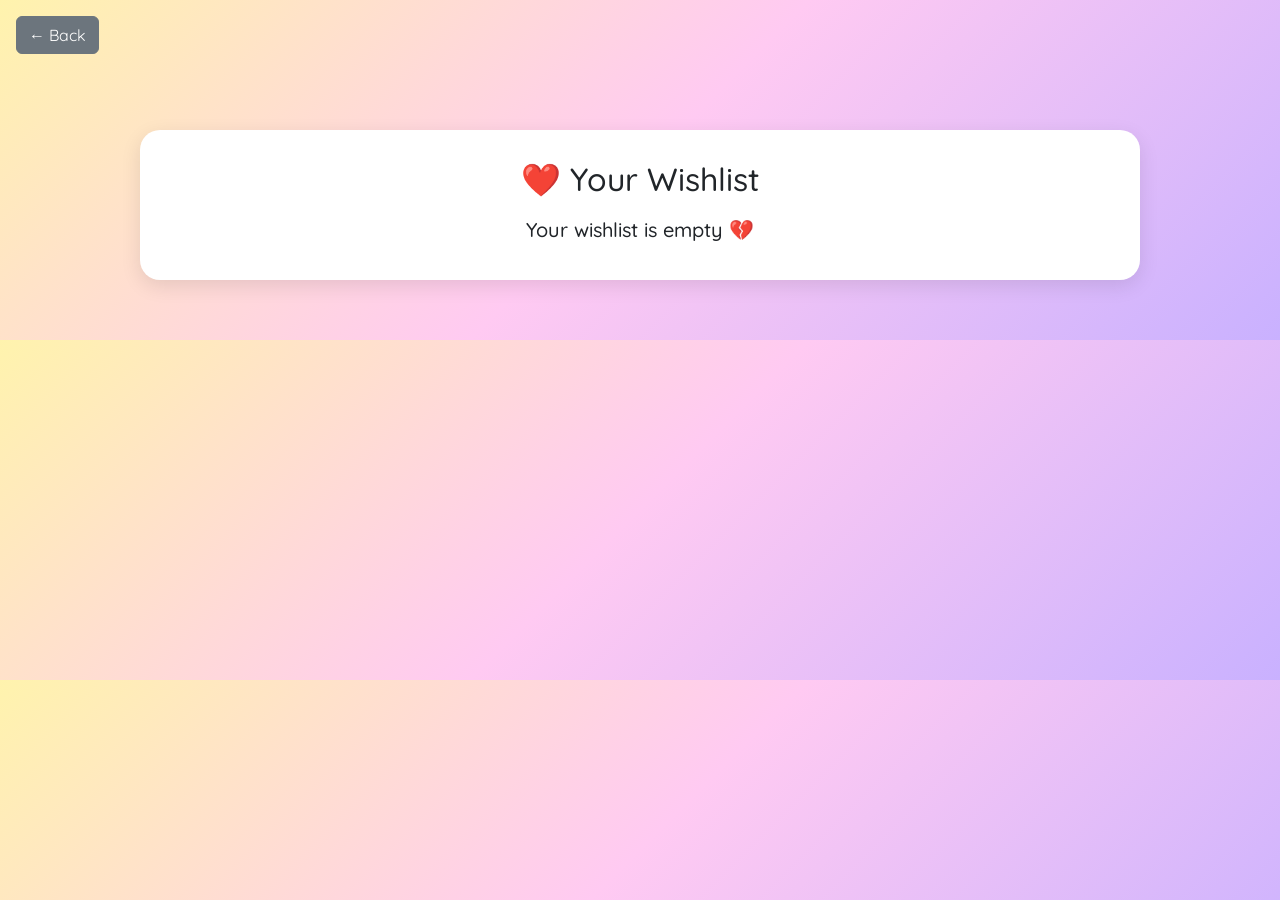
<file: wishlist.html>
<!DOCTYPE html>
<html>
<head>
<title>Wishlist</title>

<link href="https://cdn.jsdelivr.net/npm/bootstrap@5.3.0/dist/css/bootstrap.min.css" rel="stylesheet">
<link href="https://fonts.googleapis.com/css2?family=Quicksand:wght@400;600&display=swap" rel="stylesheet">

<style>
body{
  background: linear-gradient(135deg,#FFF3AD,#FFCAF2,#C9B1FF);
  font-family:'Quicksand';
}

.container-box{
  max-width:1000px;
  margin:60px auto;
  background:white;
  padding:30px;
  border-radius:20px;
  box-shadow:0 6px 20px rgba(0,0,0,0.1);
}

.card{
  border:none;
  border-radius:15px;
  padding:15px;
  background:#fff;
  box-shadow:0 4px 10px rgba(0,0,0,0.08);
}

.card img{
  height:140px;
  object-fit:contain;
}

.title{
  text-align:center;
  margin-bottom:20px;
}
</style>
</head>

<body>

<button onclick="history.back()" class="btn btn-secondary m-3">← Back</button>

<div class="container-box">

<h2 class="title">❤️ Your Wishlist</h2>

<div class="row" id="box"></div>

</div>

<script>

let currentUser=JSON.parse(localStorage.getItem("currentUser"));

let cartKey="cart",wishlistKey="wishlist";
if(currentUser){
cartKey="cart_"+currentUser.email;
wishlistKey="wishlist_"+currentUser.email;
}

let wishlist=JSON.parse(localStorage.getItem(wishlistKey))||[];
let cart=JSON.parse(localStorage.getItem(cartKey))||[];

let box=document.getElementById("box");

if(wishlist.length===0){
box.innerHTML="<h5 class='text-center'>Your wishlist is empty 💔</h5>";
}

wishlist.forEach((p,i)=>{
box.innerHTML+=`
<div class="col-md-4 mb-4">
<div class="card text-center">

<img src="${p.img}">
<h5>${p.name}</h5>
<p>₹${p.price}</p>

<button onclick="add(${i})" class="btn btn-success mb-2">Add to Cart 🛒</button>
<button onclick="removeItem(${i})" class="btn btn-danger">Remove ❌</button>

</div>
</div>`;
});

function add(i){

let item = wishlist[i];

// ADD TO CART
let found = cart.find(x=>x.name===item.name);
if(found) found.qty++;
else cart.push({...item,qty:1});

// REMOVE FROM WISHLIST
wishlist.splice(i,1);

localStorage.setItem(cartKey,JSON.stringify(cart));
localStorage.setItem(wishlistKey,JSON.stringify(wishlist));

alert("Moved to cart 🛒");
location.reload();
}

function removeItem(i){
wishlist.splice(i,1);
localStorage.setItem(wishlistKey,JSON.stringify(wishlist));
location.reload();
}

</script>

</body>
</html>
</file>
